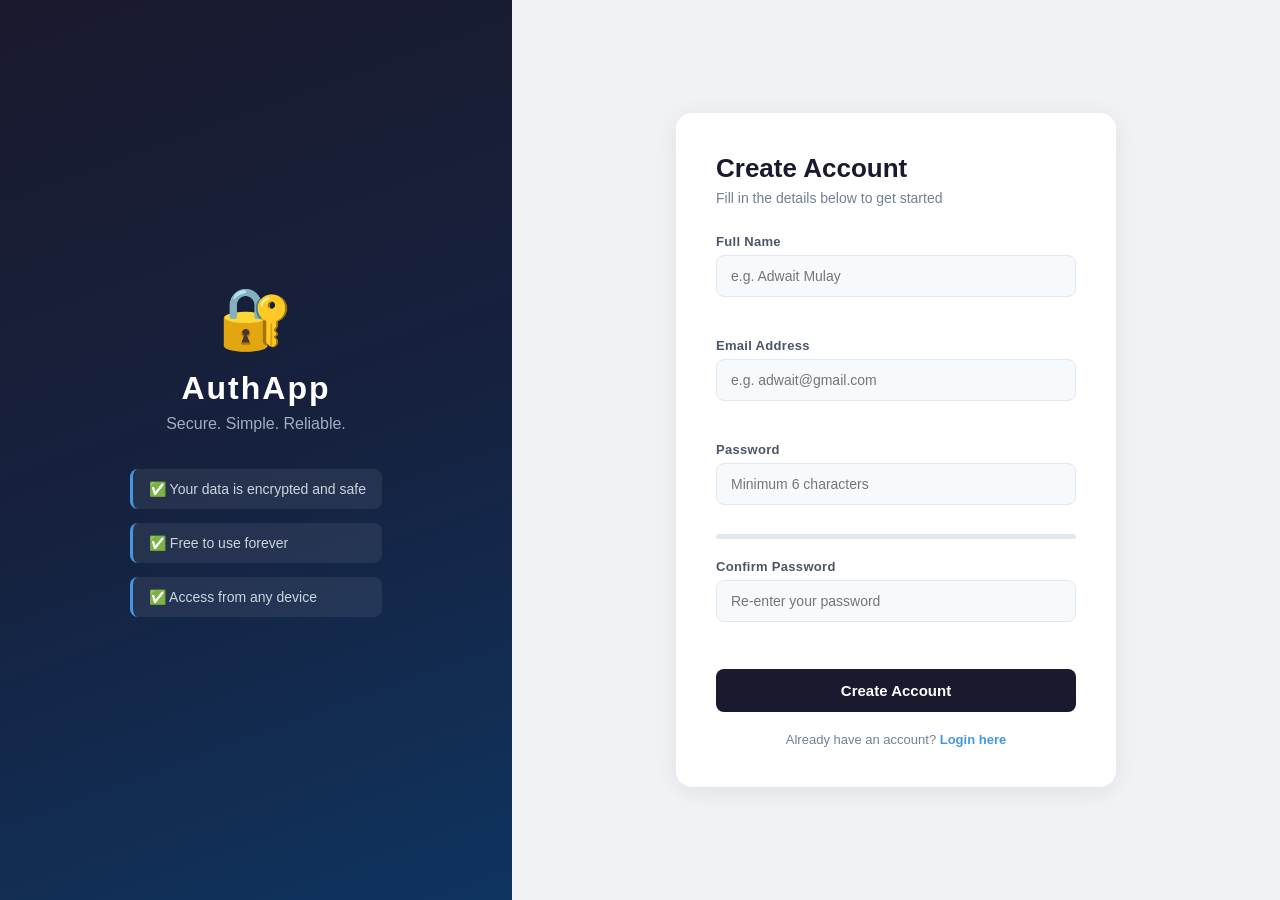
<file: index.html>
<!DOCTYPE html>
<html lang="en">
<head>
  <meta charset="UTF-8" />
  <meta name="viewport" content="width=device-width, initial-scale=1.0" />
  <title>Sign Up — AuthApp</title>
  <link rel="stylesheet" href="style.css" />
</head>
<body>

  <!-- main wrapper centers everything on screen -->
  <div class="page-wrapper">

    <!-- left side — branding panel -->
    <div class="left-panel">
      <div class="brand-box">
        <div class="brand-logo">🔐</div>
        <h1 class="brand-name">AuthApp</h1>
        <p class="brand-tagline">Secure. Simple. Reliable.</p>

        <!-- 3 feature points -->
        <div class="features">
          <div class="feature-item">✅ Your data is encrypted and safe</div>
          <div class="feature-item">✅ Free to use forever</div>
          <div class="feature-item">✅ Access from any device</div>
        </div>
      </div>
    </div>

    <!-- right side — signup form -->
    <div class="right-panel">
      <div class="form-box">

        <h2 class="form-title">Create Account</h2>
        <p class="form-sub">Fill in the details below to get started</p>

        <!-- full name input -->
        <div class="input-group">
          <label for="fullname">Full Name</label>
          <input type="text" id="fullname" placeholder="e.g. Adwait Mulay" />
          <span class="error-msg" id="name-error"></span>
        </div>

        <!-- email input -->
        <div class="input-group">
          <label for="email">Email Address</label>
          <input type="email" id="email" placeholder="e.g. adwait@gmail.com" />
          <span class="error-msg" id="email-error"></span>
        </div>

        <!-- password input -->
        <div class="input-group">
          <label for="password">Password</label>
          <input type="password" id="password" placeholder="Minimum 6 characters" />
          <span class="error-msg" id="pass-error"></span>

          <!-- password strength bar -->
          <div class="strength-bar">
            <div class="strength-fill" id="strength-fill"></div>
          </div>
          <span class="strength-text" id="strength-text"></span>
        </div>

        <!-- confirm password input -->
        <div class="input-group">
          <label for="confirm-password">Confirm Password</label>
          <input type="password" id="confirm-password" placeholder="Re-enter your password" />
          <span class="error-msg" id="confirm-error"></span>
        </div>

        <!-- signup button -->
        <button class="btn-submit" onclick="handleSignup()">Create Account</button>

        <!-- success message (hidden by default) -->
        <p class="success-msg" id="success-msg"></p>

        <!-- link to login page -->
        <p class="switch-link">
          Already have an account? <a href="login.html">Login here</a>
        </p>

      </div>
    </div>

  </div>

  <script src="script.js"></script>
</body>
</html>
</file>
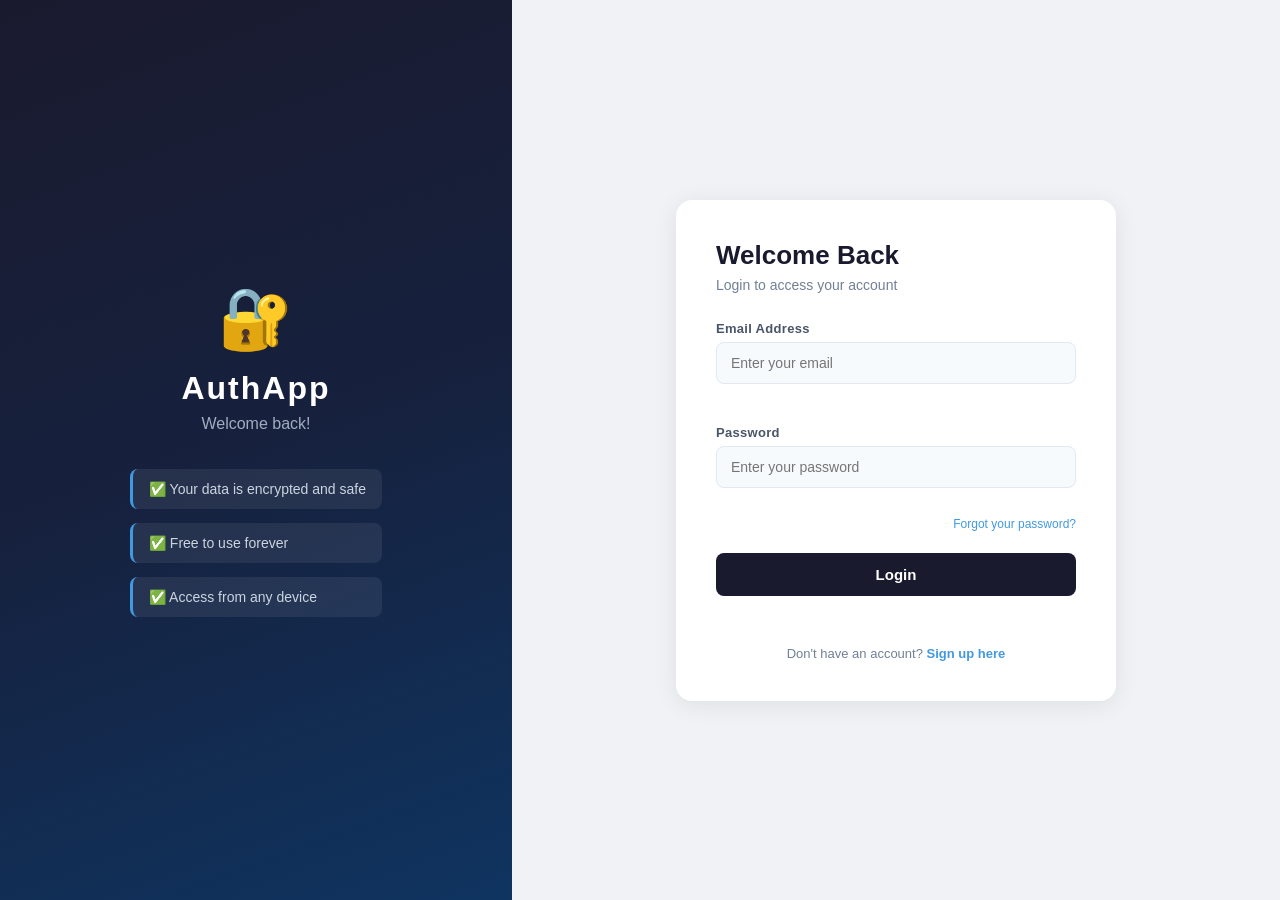
<file: dashboard.html>
<!DOCTYPE html>
<html lang="en">
<head>
  <meta charset="UTF-8" />
  <meta name="viewport" content="width=device-width, initial-scale=1.0" />
  <title>Dashboard — AuthApp</title>
  <link rel="stylesheet" href="style.css" />
</head>
<body>

  <!-- dashboard navbar -->
  <div class="dashboard-nav">
    <div class="brand-name-small">🔐 AuthApp</div>
    <button class="btn-logout" onclick="handleLogout()">Logout</button>
  </div>

  <!-- dashboard content -->
  <div class="dashboard-body">

    <!-- welcome card -->
    <div class="welcome-card">
      <div class="welcome-icon">👋</div>
      <h2 id="welcome-name">Welcome!</h2>
      <p id="welcome-email"></p>
      <p class="login-time" id="login-time"></p>
    </div>

    <!-- stats row — just UI, shows logged in user info -->
    <div class="stats-row">

      <div class="stat-card">
        <div class="stat-icon">✅</div>
        <div class="stat-label">Account Status</div>
        <div class="stat-value">Active</div>
      </div>

      <div class="stat-card">
        <div class="stat-icon">🔒</div>
        <div class="stat-label">Security</div>
        <div class="stat-value">Protected</div>
      </div>

      <div class="stat-card">
        <div class="stat-icon">📅</div>
        <div class="stat-label">Member Since</div>
        <div class="stat-value" id="member-since">Today</div>
      </div>

    </div>

    <!-- message -->
    <div class="info-box">
      <p>🎉 You have successfully logged in! This dashboard is protected — only logged in users can see this page.</p>
    </div>

  </div>

  <script src="script.js"></script>
</body>
</html>
</file>
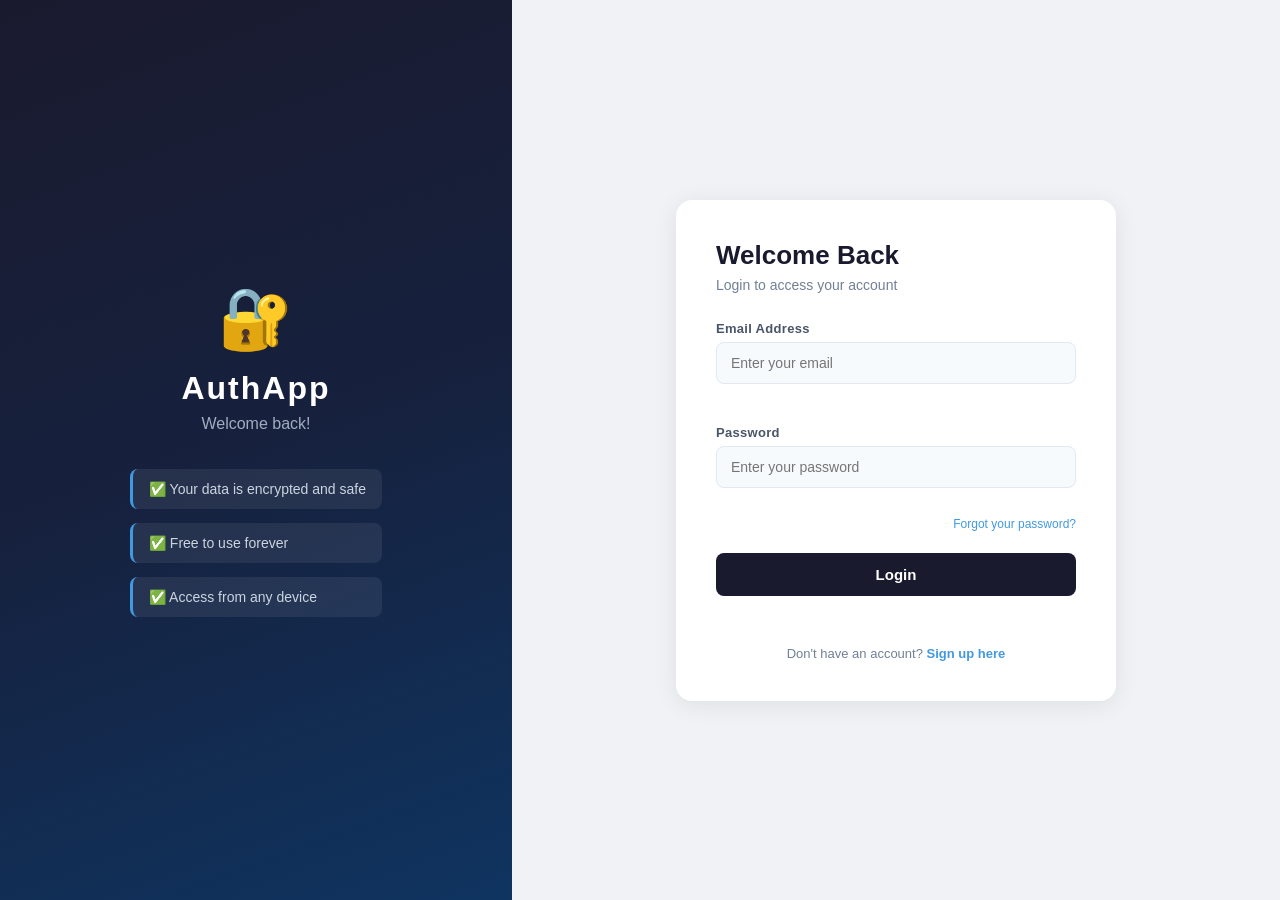
<file: login.html>
<!DOCTYPE html>
<html lang="en">
<head>
  <meta charset="UTF-8" />
  <meta name="viewport" content="width=device-width, initial-scale=1.0" />
  <title>Login — AuthApp</title>
  <link rel="stylesheet" href="style.css" />
</head>
<body>

  <div class="page-wrapper">

    <!-- left side — branding panel -->
    <div class="left-panel">
      <div class="brand-box">
        <div class="brand-logo">🔐</div>
        <h1 class="brand-name">AuthApp</h1>
        <p class="brand-tagline">Welcome back!</p>

        <div class="features">
          <div class="feature-item">✅ Your data is encrypted and safe</div>
          <div class="feature-item">✅ Free to use forever</div>
          <div class="feature-item">✅ Access from any device</div>
        </div>
      </div>
    </div>

    <!-- right side — login form -->
    <div class="right-panel">
      <div class="form-box">

        <h2 class="form-title">Welcome Back</h2>
        <p class="form-sub">Login to access your account</p>

        <!-- email input -->
        <div class="input-group">
          <label for="email">Email Address</label>
          <input type="email" id="email" placeholder="Enter your email" />
          <span class="error-msg" id="email-error"></span>
        </div>

        <!-- password input -->
        <div class="input-group">
          <label for="password">Password</label>
          <input type="password" id="password" placeholder="Enter your password" />
          <span class="error-msg" id="pass-error"></span>
        </div>

        <!-- forgot password link -->
        <p class="forgot-link"><a href="#">Forgot your password?</a></p>

        <!-- login button -->
        <button class="btn-submit" onclick="handleLogin()">Login</button>

        <!-- error/success message -->
        <p class="success-msg" id="success-msg"></p>
        <p class="error-msg" id="login-error" style="text-align:center; margin-top:10px;"></p>

        <!-- link to signup page -->
        <p class="switch-link">
          Don't have an account? <a href="signup.html">Sign up here</a>
        </p>

      </div>
    </div>

  </div>

  <script src="script.js"></script>
</body>
</html>
</file>
<file: style.css>
/* =============================================
   STYLE.CSS — Auth System Styles
   Used by: signup.html, login.html, dashboard.html
============================================= */

/* reset all default browser styles */
* {
  margin: 0;
  padding: 0;
  box-sizing: border-box;
}

body {
  font-family: 'Segoe UI', Tahoma, Geneva, Verdana, sans-serif;
  background-color: #f0f2f5;
  min-height: 100vh;
}

/* =============================================
   AUTH PAGES — signup and login layout
============================================= */

/* wrapper splits screen into left and right */
.page-wrapper {
  display: flex;
  min-height: 100vh;
}

/* ── LEFT PANEL — dark branding side ── */
.left-panel {
  width: 40%;
  background: linear-gradient(160deg, #1a1a2e 0%, #16213e 50%, #0f3460 100%);
  display: flex;
  align-items: center;
  justify-content: center;
  padding: 40px;
}

.brand-box {
  text-align: center;
  color: white;
}

.brand-logo {
  font-size: 60px;
  margin-bottom: 16px;
}

.brand-name {
  font-size: 32px;
  font-weight: 700;
  color: white;
  margin-bottom: 8px;
  letter-spacing: 2px;
}

.brand-tagline {
  font-size: 16px;
  color: #a0aec0;
  margin-bottom: 36px;
}

/* feature list on left side */
.features {
  display: flex;
  flex-direction: column;
  gap: 14px;
  text-align: left;
}

.feature-item {
  font-size: 14px;
  color: #cbd5e0;
  background: rgba(255, 255, 255, 0.07);
  padding: 12px 16px;
  border-radius: 8px;
  border-left: 3px solid #4299e1;
}

/* ── RIGHT PANEL — form side ── */
.right-panel {
  width: 60%;
  display: flex;
  align-items: center;
  justify-content: center;
  padding: 40px 20px;
  background: #f0f2f5;
}

/* the form card */
.form-box {
  background: white;
  padding: 40px;
  border-radius: 16px;
  box-shadow: 0 4px 24px rgba(0, 0, 0, 0.08);
  width: 100%;
  max-width: 440px;
}

.form-title {
  font-size: 26px;
  font-weight: 700;
  color: #1a1a2e;
  margin-bottom: 6px;
}

.form-sub {
  font-size: 14px;
  color: #718096;
  margin-bottom: 28px;
}

/* ── INPUT GROUP ── */
.input-group {
  margin-bottom: 20px;
}

.input-group label {
  display: block;
  font-size: 13px;
  font-weight: 600;
  color: #4a5568;
  margin-bottom: 6px;
  letter-spacing: 0.3px;
}

.input-group input {
  width: 100%;
  padding: 12px 14px;
  border: 1.5px solid #e2e8f0;
  border-radius: 8px;
  font-size: 14px;
  font-family: inherit;
  color: #2d3748;
  background: #f7fafc;
  outline: none;
  transition: border-color 0.2s, box-shadow 0.2s;
}

/* highlight input when focused */
.input-group input:focus {
  border-color: #4299e1;
  box-shadow: 0 0 0 3px rgba(66, 153, 225, 0.15);
  background: white;
}

/* error message below input */
.error-msg {
  display: block;
  font-size: 12px;
  color: #e53e3e;
  margin-top: 5px;
  min-height: 16px;
}

/* ── PASSWORD STRENGTH BAR ── */
.strength-bar {
  height: 5px;
  background: #e2e8f0;
  border-radius: 4px;
  margin-top: 8px;
  overflow: hidden;
}

.strength-fill {
  height: 100%;
  width: 0%;
  border-radius: 4px;
  transition: width 0.3s, background-color 0.3s;
}

.strength-text {
  font-size: 11px;
  color: #718096;
  margin-top: 4px;
  display: block;
}

/* ── SUBMIT BUTTON ── */
.btn-submit {
  width: 100%;
  padding: 13px;
  background: #1a1a2e;
  color: white;
  border: none;
  border-radius: 8px;
  font-size: 15px;
  font-weight: 600;
  font-family: inherit;
  cursor: pointer;
  transition: background 0.2s, transform 0.1s;
  margin-top: 6px;
}

.btn-submit:hover {
  background: #2d3a6e;
}

.btn-submit:active {
  transform: scale(0.98);
}

/* success message */
.success-msg {
  text-align: center;
  font-size: 13px;
  color: #38a169;
  margin-top: 14px;
  font-weight: 500;
}

/* switch page link */
.switch-link {
  text-align: center;
  font-size: 13px;
  color: #718096;
  margin-top: 20px;
}

.switch-link a {
  color: #4299e1;
  text-decoration: none;
  font-weight: 600;
}

.switch-link a:hover {
  text-decoration: underline;
}

/* forgot password link */
.forgot-link {
  text-align: right;
  font-size: 12px;
  margin-top: -12px;
  margin-bottom: 16px;
}

.forgot-link a {
  color: #4299e1;
  text-decoration: none;
}

.forgot-link a:hover {
  text-decoration: underline;
}

/* =============================================
   DASHBOARD PAGE
============================================= */

/* top navbar */
.dashboard-nav {
  background: #1a1a2e;
  display: flex;
  justify-content: space-between;
  align-items: center;
  padding: 16px 40px;
}

.brand-name-small {
  font-size: 18px;
  font-weight: 700;
  color: white;
  letter-spacing: 1px;
}

.btn-logout {
  padding: 8px 20px;
  background: transparent;
  color: #fc8181;
  border: 1.5px solid #fc8181;
  border-radius: 6px;
  font-size: 13px;
  font-family: inherit;
  cursor: pointer;
  transition: all 0.2s;
}

.btn-logout:hover {
  background: #fc8181;
  color: white;
}

/* dashboard main area */
.dashboard-body {
  max-width: 800px;
  margin: 40px auto;
  padding: 0 20px;
}

/* welcome card at top */
.welcome-card {
  background: linear-gradient(135deg, #1a1a2e, #0f3460);
  color: white;
  padding: 36px;
  border-radius: 16px;
  text-align: center;
  margin-bottom: 24px;
}

.welcome-icon {
  font-size: 48px;
  margin-bottom: 12px;
}

.welcome-card h2 {
  font-size: 26px;
  margin-bottom: 6px;
}

.welcome-card p {
  color: #a0aec0;
  font-size: 14px;
}

.login-time {
  margin-top: 8px;
  font-size: 12px;
  color: #718096;
}

/* stats row */
.stats-row {
  display: grid;
  grid-template-columns: repeat(3, 1fr);
  gap: 16px;
  margin-bottom: 24px;
}

.stat-card {
  background: white;
  padding: 24px;
  border-radius: 12px;
  text-align: center;
  box-shadow: 0 2px 12px rgba(0, 0, 0, 0.06);
}

.stat-icon {
  font-size: 28px;
  margin-bottom: 8px;
}

.stat-label {
  font-size: 12px;
  color: #718096;
  margin-bottom: 4px;
}

.stat-value {
  font-size: 16px;
  font-weight: 700;
  color: #1a1a2e;
}

/* info box */
.info-box {
  background: #ebf8ff;
  border: 1px solid #bee3f8;
  border-radius: 10px;
  padding: 18px 22px;
  font-size: 14px;
  color: #2b6cb0;
  line-height: 1.6;
}

/* =============================================
   MOBILE RESPONSIVE
============================================= */

@media (max-width: 768px) {

  /* stack left and right on top of each other */
  .page-wrapper {
    flex-direction: column;
  }

  .left-panel {
    width: 100%;
    padding: 30px 20px;
  }

  .brand-logo {
    font-size: 40px;
  }

  .brand-name {
    font-size: 24px;
  }

  .right-panel {
    width: 100%;
    padding: 30px 16px;
  }

  .form-box {
    padding: 28px 20px;
  }

  /* 1 column on mobile */
  .stats-row {
    grid-template-columns: 1fr;
  }

  .dashboard-nav {
    padding: 14px 20px;
  }
}
</file>
